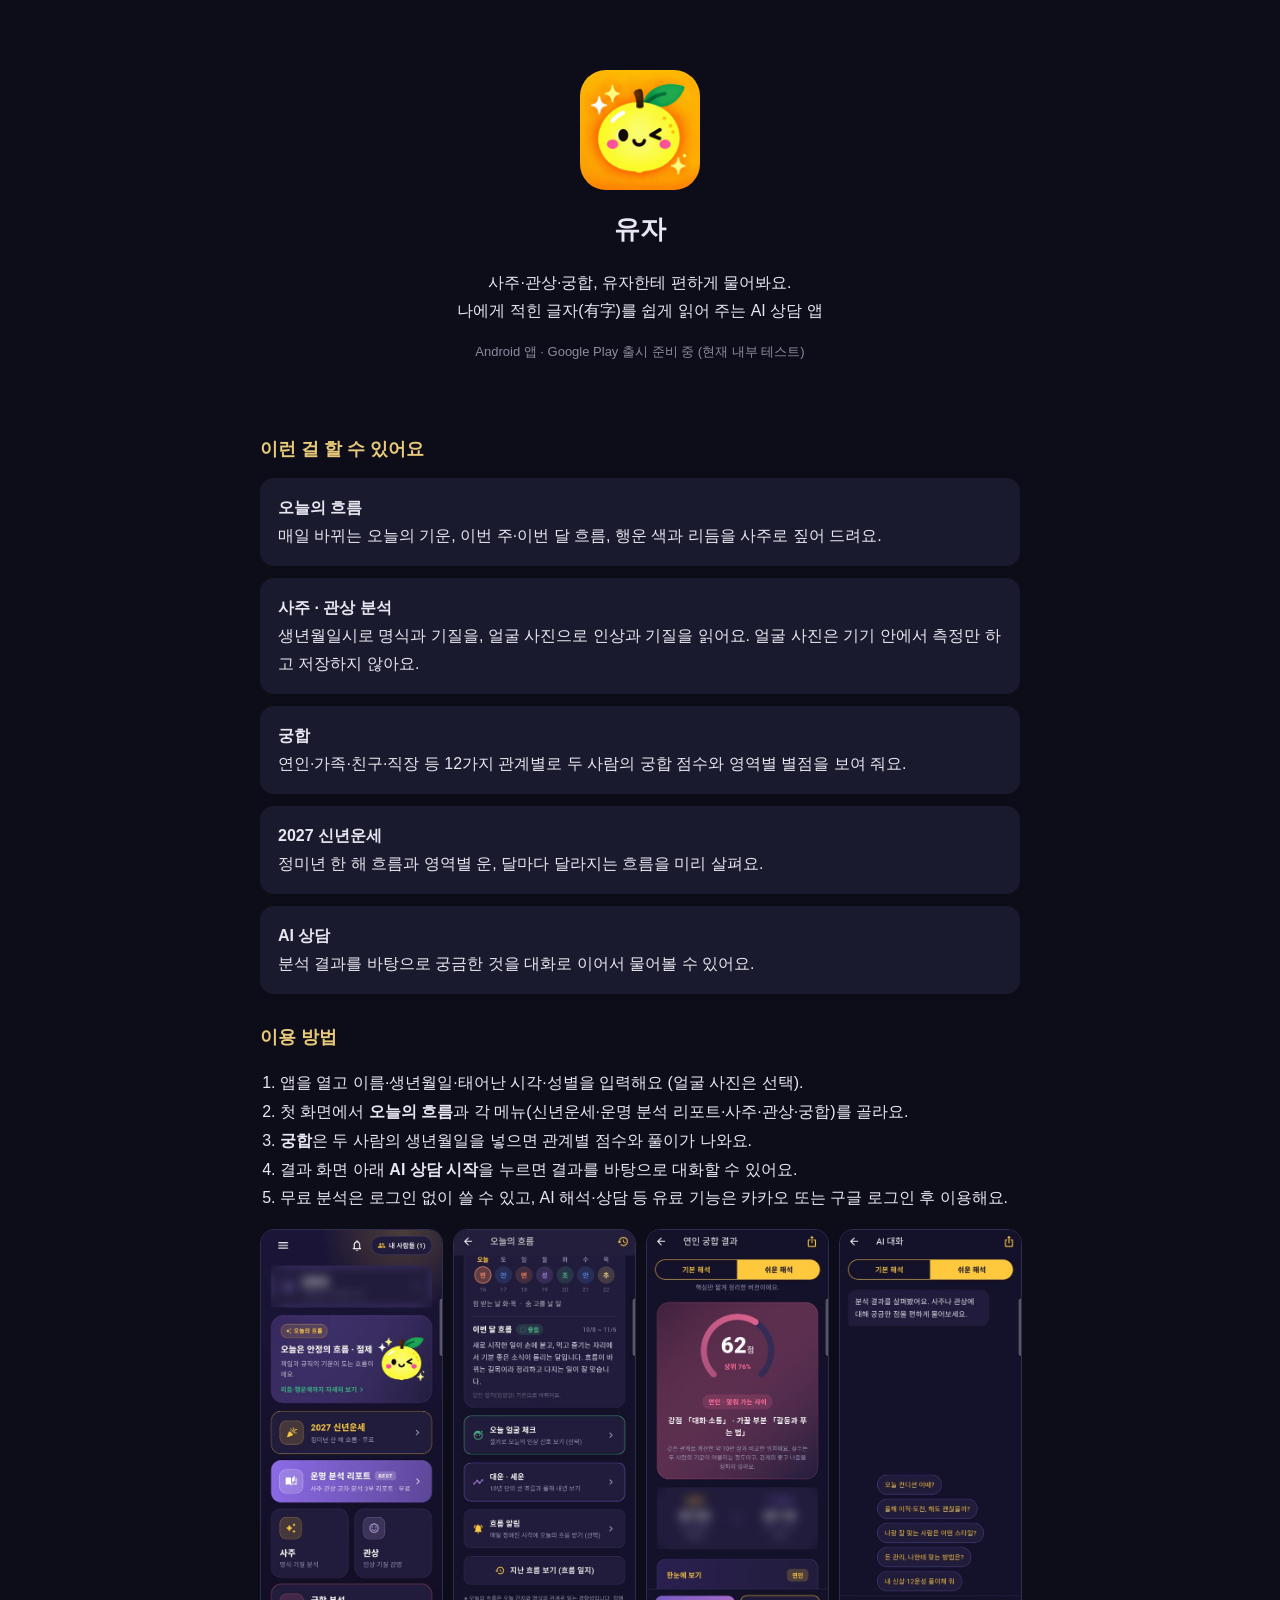
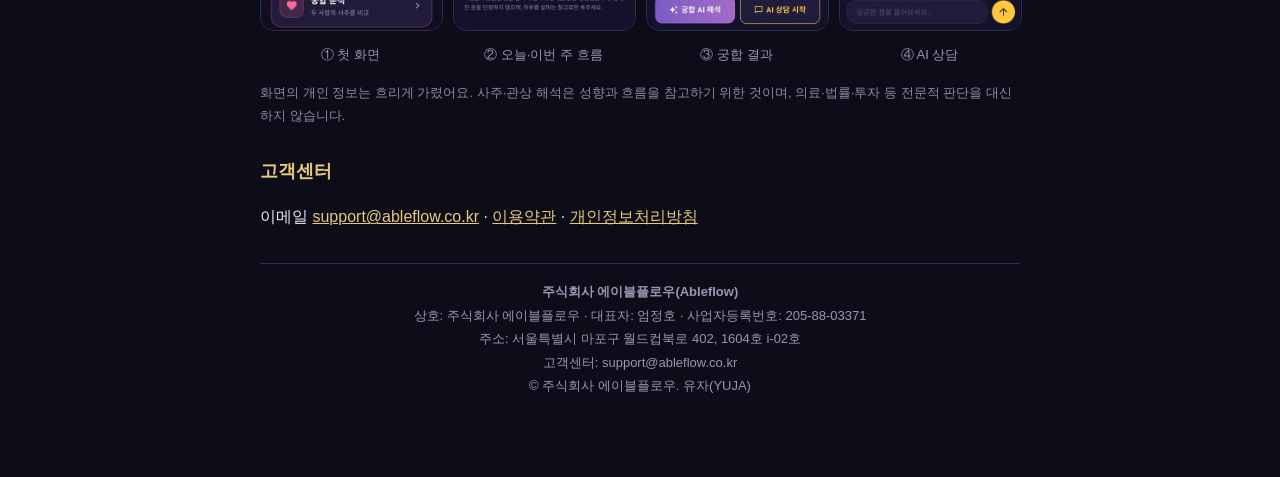
<file: index.html>
<!DOCTYPE html><html lang="ko"><head><meta charset="utf-8"><meta name="viewport" content="width=device-width,initial-scale=1">
<title>유자 — AI 사주·관상·궁합 상담</title>
<meta name="description" content="사주와 관상으로 나를 읽고, 궁합과 오늘의 흐름을 확인하고, AI 상담으로 이어 가는 앱 「유자」">
<link rel="stylesheet" href="style.css"></head><body><div class="wrap">
<div class="hero"><img src="icon.png" alt="유자 아이콘"><h1>유자</h1>
<p>사주·관상·궁합, 유자한테 편하게 물어봐요.<br>나에게 적힌 글자(有字)를 쉽게 읽어 주는 AI 상담 앱</p>
<p class="muted">Android 앱 · Google Play 출시 준비 중 (현재 내부 테스트)</p></div>

<h2>이런 걸 할 수 있어요</h2>
<div class="card"><b>오늘의 흐름</b><br>매일 바뀌는 오늘의 기운, 이번 주·이번 달 흐름, 행운 색과 리듬을 사주로 짚어 드려요.</div>
<div class="card"><b>사주 · 관상 분석</b><br>생년월일시로 명식과 기질을, 얼굴 사진으로 인상과 기질을 읽어요. 얼굴 사진은 기기 안에서 측정만 하고 저장하지 않아요.</div>
<div class="card"><b>궁합</b><br>연인·가족·친구·직장 등 12가지 관계별로 두 사람의 궁합 점수와 영역별 별점을 보여 줘요.</div>
<div class="card"><b>2027 신년운세</b><br>정미년 한 해 흐름과 영역별 운, 달마다 달라지는 흐름을 미리 살펴요.</div>
<div class="card"><b>AI 상담</b><br>분석 결과를 바탕으로 궁금한 것을 대화로 이어서 물어볼 수 있어요.</div>

<h2>이용 방법</h2>
<ol class="flow">
<li>앱을 열고 이름·생년월일·태어난 시각·성별을 입력해요 (얼굴 사진은 선택).</li>
<li>첫 화면에서 <b>오늘의 흐름</b>과 각 메뉴(신년운세·운명 분석 리포트·사주·관상·궁합)를 골라요.</li>
<li><b>궁합</b>은 두 사람의 생년월일을 넣으면 관계별 점수와 풀이가 나와요.</li>
<li>결과 화면 아래 <b>AI 상담 시작</b>을 누르면 결과를 바탕으로 대화할 수 있어요.</li>
<li>무료 분석은 로그인 없이 쓸 수 있고, AI 해석·상담 등 유료 기능은 카카오 또는 구글 로그인 후 이용해요.</li>
</ol>
<div class="shots">
<figure><img src="img/s1_home.jpg?v=2" alt="첫 화면"><figcaption>① 첫 화면</figcaption></figure>
<figure><img src="img/s2_today.jpg?v=2" alt="오늘의 흐름"><figcaption>② 오늘·이번 주 흐름</figcaption></figure>
<figure><img src="img/s3_gunghap.jpg?v=2" alt="궁합 결과"><figcaption>③ 궁합 결과</figcaption></figure>
<figure><img src="img/s4_chat.jpg?v=2" alt="AI 상담"><figcaption>④ AI 상담</figcaption></figure>
</div>
<p class="muted">화면의 개인 정보는 흐리게 가렸어요. 사주·관상 해석은 성향과 흐름을 참고하기 위한 것이며, 의료·법률·투자 등 전문적 판단을 대신하지 않습니다.</p>

<h2>고객센터</h2>
<p>이메일 <a href="mailto:support@ableflow.co.kr">support@ableflow.co.kr</a> · <a href="terms.html">이용약관</a> · <a href="privacy.html">개인정보처리방침</a></p>

<footer class="biz">
<b>주식회사 에이블플로우(Ableflow)</b><br>
상호: 주식회사 에이블플로우 · 대표자: 엄정호 · 사업자등록번호: 205-88-03371<br>
주소: 서울특별시 마포구 월드컵북로 402, 1604호 i-02호<br>
고객센터: support@ableflow.co.kr<br>
© 주식회사 에이블플로우. 유자(YUJA)
</footer></div></body></html>
</file>
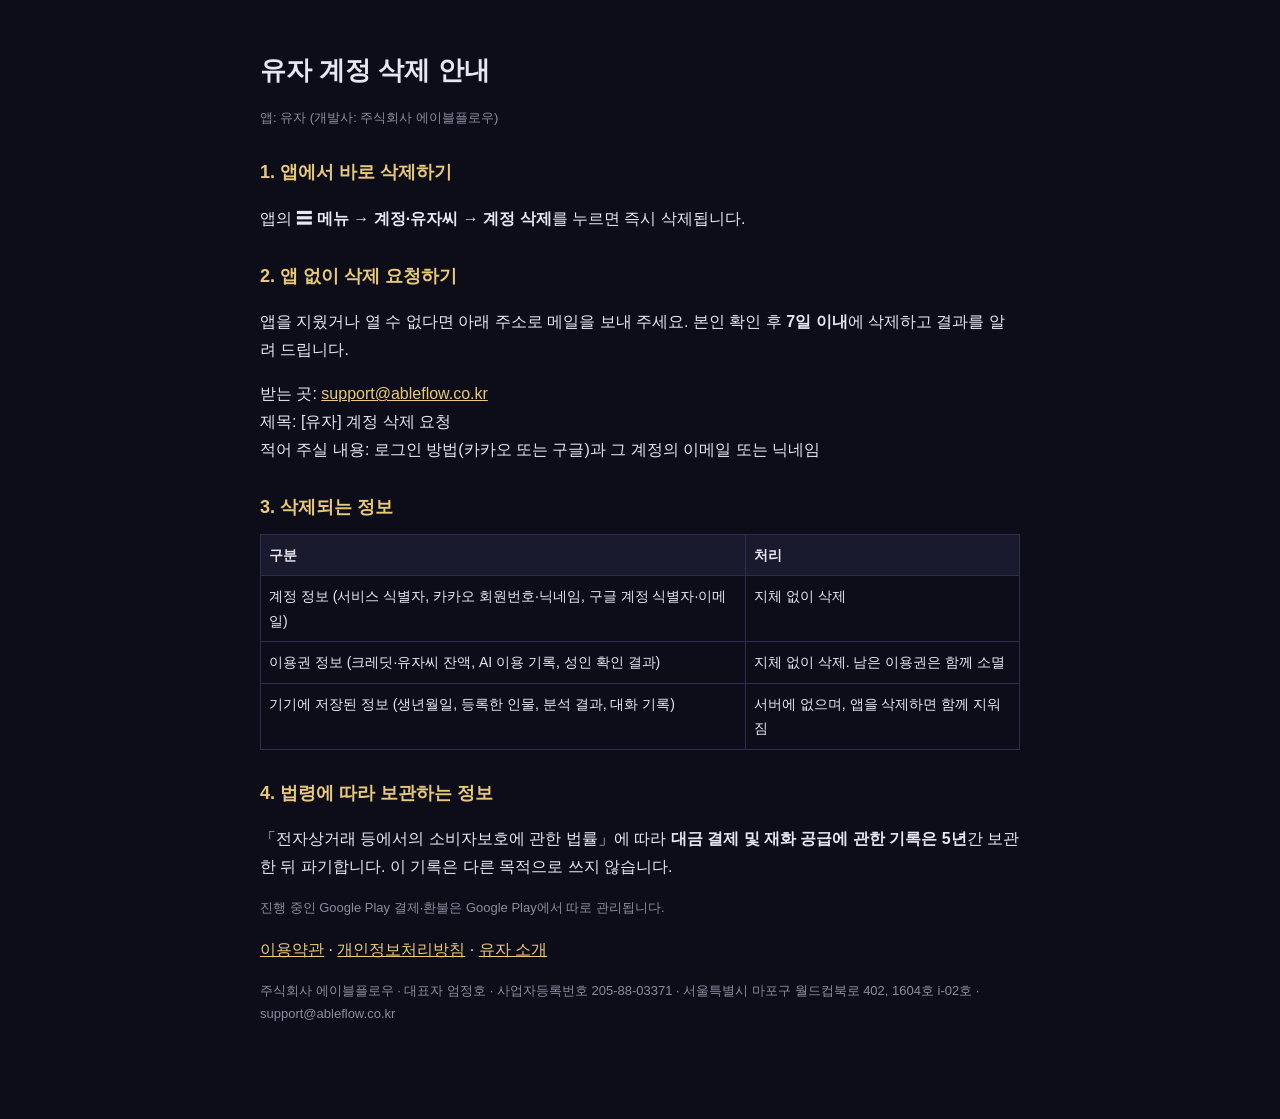
<file: delete-account.html>
<!DOCTYPE html><html lang="ko"><head><meta charset="utf-8"><meta name="viewport" content="width=device-width,initial-scale=1">
<title>유자 계정 삭제 안내</title><link rel="stylesheet" href="style.css"></head><body><div class="wrap">
<h1>유자 계정 삭제 안내</h1>
<p class="muted">앱: 유자 (개발사: 주식회사 에이블플로우)</p>

<h2>1. 앱에서 바로 삭제하기</h2>
<p>앱의 <b>☰ 메뉴 → 계정·유자씨 → 계정 삭제</b>를 누르면 즉시 삭제됩니다.</p>

<h2>2. 앱 없이 삭제 요청하기</h2>
<p>앱을 지웠거나 열 수 없다면 아래 주소로 메일을 보내 주세요. 본인 확인 후 <b>7일 이내</b>에 삭제하고 결과를 알려 드립니다.</p>
<p>받는 곳: <a href="mailto:support@ableflow.co.kr?subject=%5B%EC%9C%A0%EC%9E%90%5D%20%EA%B3%84%EC%A0%95%20%EC%82%AD%EC%A0%9C%20%EC%9A%94%EC%B2%AD">support@ableflow.co.kr</a><br>
제목: [유자] 계정 삭제 요청<br>
적어 주실 내용: 로그인 방법(카카오 또는 구글)과 그 계정의 이메일 또는 닉네임</p>

<h2>3. 삭제되는 정보</h2>
<table>
<tr><th>구분</th><th>처리</th></tr>
<tr><td>계정 정보 (서비스 식별자, 카카오 회원번호·닉네임, 구글 계정 식별자·이메일)</td><td>지체 없이 삭제</td></tr>
<tr><td>이용권 정보 (크레딧·유자씨 잔액, AI 이용 기록, 성인 확인 결과)</td><td>지체 없이 삭제. 남은 이용권은 함께 소멸</td></tr>
<tr><td>기기에 저장된 정보 (생년월일, 등록한 인물, 분석 결과, 대화 기록)</td><td>서버에 없으며, 앱을 삭제하면 함께 지워짐</td></tr>
</table>

<h2>4. 법령에 따라 보관하는 정보</h2>
<p>「전자상거래 등에서의 소비자보호에 관한 법률」에 따라 <b>대금 결제 및 재화 공급에 관한 기록은 5년</b>간 보관한 뒤 파기합니다. 이 기록은 다른 목적으로 쓰지 않습니다.</p>
<p class="muted">진행 중인 Google Play 결제·환불은 Google Play에서 따로 관리됩니다.</p>

<p><a href="terms.html">이용약관</a> · <a href="privacy.html">개인정보처리방침</a> · <a href="index.html">유자 소개</a></p>
<p class="muted">주식회사 에이블플로우 · 대표자 엄정호 · 사업자등록번호 205-88-03371 · 서울특별시 마포구 월드컵북로 402, 1604호 i-02호 · support@ableflow.co.kr</p>
</div></body></html>
</file>
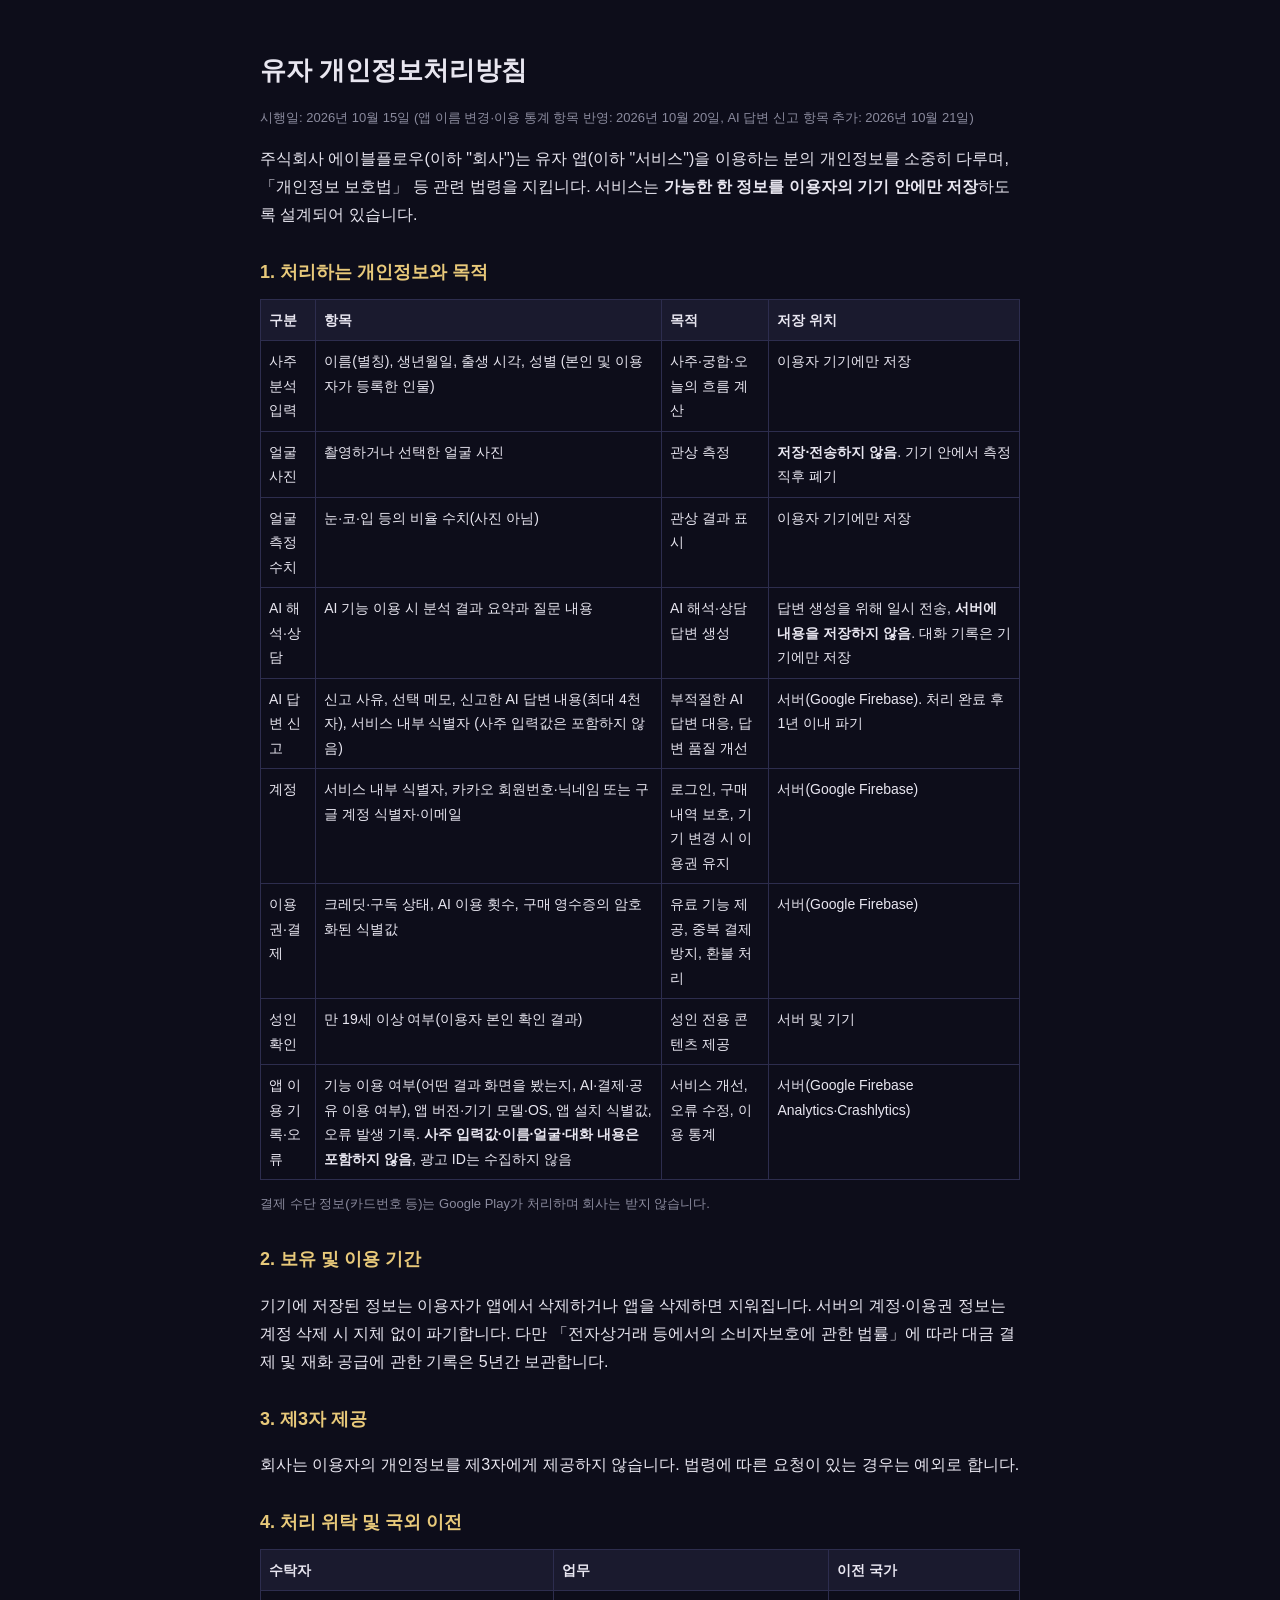
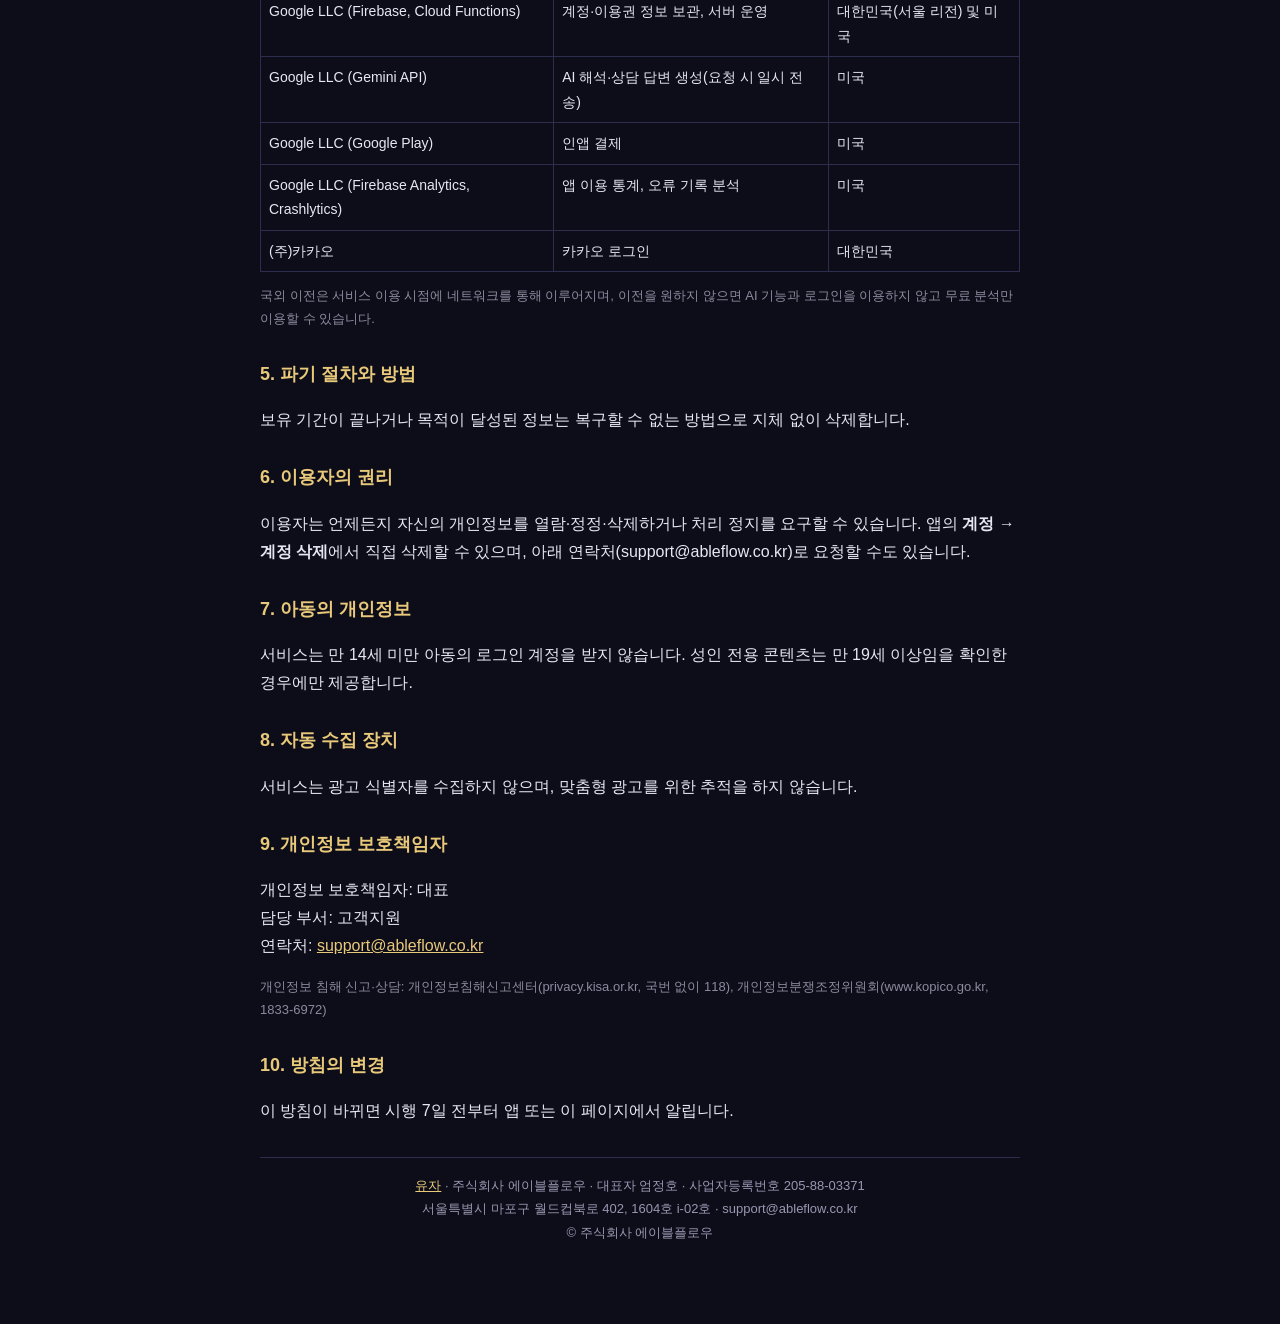
<file: privacy.html>
<!DOCTYPE html><html lang="ko"><head><meta charset="utf-8"><meta name="viewport" content="width=device-width,initial-scale=1">
<title>유자 개인정보처리방침</title><link rel="stylesheet" href="style.css"></head><body><div class="wrap">
<h1>유자 개인정보처리방침</h1>
<p class="muted">시행일: 2026년 10월 15일 (앱 이름 변경·이용 통계 항목 반영: 2026년 10월 20일, AI 답변 신고 항목 추가: 2026년 10월 21일)</p>
<p>주식회사 에이블플로우(이하 "회사")는 유자 앱(이하 "서비스")을 이용하는 분의 개인정보를 소중히 다루며, 「개인정보 보호법」 등 관련 법령을 지킵니다. 서비스는 <b>가능한 한 정보를 이용자의 기기 안에만 저장</b>하도록 설계되어 있습니다.</p>

<h2>1. 처리하는 개인정보와 목적</h2>
<table>
<tr><th>구분</th><th>항목</th><th>목적</th><th>저장 위치</th></tr>
<tr><td>사주 분석 입력</td><td>이름(별칭), 생년월일, 출생 시각, 성별 (본인 및 이용자가 등록한 인물)</td><td>사주·궁합·오늘의 흐름 계산</td><td>이용자 기기에만 저장</td></tr>
<tr><td>얼굴 사진</td><td>촬영하거나 선택한 얼굴 사진</td><td>관상 측정</td><td><b>저장·전송하지 않음</b>. 기기 안에서 측정 직후 폐기</td></tr>
<tr><td>얼굴 측정 수치</td><td>눈·코·입 등의 비율 수치(사진 아님)</td><td>관상 결과 표시</td><td>이용자 기기에만 저장</td></tr>
<tr><td>AI 해석·상담</td><td>AI 기능 이용 시 분석 결과 요약과 질문 내용</td><td>AI 해석·상담 답변 생성</td><td>답변 생성을 위해 일시 전송, <b>서버에 내용을 저장하지 않음</b>. 대화 기록은 기기에만 저장</td></tr>
<tr><td>AI 답변 신고</td><td>신고 사유, 선택 메모, 신고한 AI 답변 내용(최대 4천 자), 서비스 내부 식별자 (사주 입력값은 포함하지 않음)</td><td>부적절한 AI 답변 대응, 답변 품질 개선</td><td>서버(Google Firebase). 처리 완료 후 1년 이내 파기</td></tr>
<tr><td>계정</td><td>서비스 내부 식별자, 카카오 회원번호·닉네임 또는 구글 계정 식별자·이메일</td><td>로그인, 구매 내역 보호, 기기 변경 시 이용권 유지</td><td>서버(Google Firebase)</td></tr>
<tr><td>이용권·결제</td><td>크레딧·구독 상태, AI 이용 횟수, 구매 영수증의 암호화된 식별값</td><td>유료 기능 제공, 중복 결제 방지, 환불 처리</td><td>서버(Google Firebase)</td></tr>
<tr><td>성인 확인</td><td>만 19세 이상 여부(이용자 본인 확인 결과)</td><td>성인 전용 콘텐츠 제공</td><td>서버 및 기기</td></tr>
<tr><td>앱 이용 기록·오류</td><td>기능 이용 여부(어떤 결과 화면을 봤는지, AI·결제·공유 이용 여부), 앱 버전·기기 모델·OS, 앱 설치 식별값, 오류 발생 기록. <b>사주 입력값·이름·얼굴·대화 내용은 포함하지 않음</b>, 광고 ID는 수집하지 않음</td><td>서비스 개선, 오류 수정, 이용 통계</td><td>서버(Google Firebase Analytics·Crashlytics)</td></tr>
</table>
<p class="muted">결제 수단 정보(카드번호 등)는 Google Play가 처리하며 회사는 받지 않습니다.</p>

<h2>2. 보유 및 이용 기간</h2>
<p>기기에 저장된 정보는 이용자가 앱에서 삭제하거나 앱을 삭제하면 지워집니다. 서버의 계정·이용권 정보는 계정 삭제 시 지체 없이 파기합니다. 다만 「전자상거래 등에서의 소비자보호에 관한 법률」에 따라 대금 결제 및 재화 공급에 관한 기록은 5년간 보관합니다.</p>

<h2>3. 제3자 제공</h2>
<p>회사는 이용자의 개인정보를 제3자에게 제공하지 않습니다. 법령에 따른 요청이 있는 경우는 예외로 합니다.</p>

<h2>4. 처리 위탁 및 국외 이전</h2>
<table>
<tr><th>수탁자</th><th>업무</th><th>이전 국가</th></tr>
<tr><td>Google LLC (Firebase, Cloud Functions)</td><td>계정·이용권 정보 보관, 서버 운영</td><td>대한민국(서울 리전) 및 미국</td></tr>
<tr><td>Google LLC (Gemini API)</td><td>AI 해석·상담 답변 생성(요청 시 일시 전송)</td><td>미국</td></tr>
<tr><td>Google LLC (Google Play)</td><td>인앱 결제</td><td>미국</td></tr>
<tr><td>Google LLC (Firebase Analytics, Crashlytics)</td><td>앱 이용 통계, 오류 기록 분석</td><td>미국</td></tr>
<tr><td>(주)카카오</td><td>카카오 로그인</td><td>대한민국</td></tr>
</table>
<p class="muted">국외 이전은 서비스 이용 시점에 네트워크를 통해 이루어지며, 이전을 원하지 않으면 AI 기능과 로그인을 이용하지 않고 무료 분석만 이용할 수 있습니다.</p>

<h2>5. 파기 절차와 방법</h2>
<p>보유 기간이 끝나거나 목적이 달성된 정보는 복구할 수 없는 방법으로 지체 없이 삭제합니다.</p>

<h2>6. 이용자의 권리</h2>
<p>이용자는 언제든지 자신의 개인정보를 열람·정정·삭제하거나 처리 정지를 요구할 수 있습니다. 앱의 <b>계정 → 계정 삭제</b>에서 직접 삭제할 수 있으며, 아래 연락처(support@ableflow.co.kr)로 요청할 수도 있습니다.</p>

<h2>7. 아동의 개인정보</h2>
<p>서비스는 만 14세 미만 아동의 로그인 계정을 받지 않습니다. 성인 전용 콘텐츠는 만 19세 이상임을 확인한 경우에만 제공합니다.</p>

<h2>8. 자동 수집 장치</h2>
<p>서비스는 광고 식별자를 수집하지 않으며, 맞춤형 광고를 위한 추적을 하지 않습니다.</p>

<h2>9. 개인정보 보호책임자</h2>
<p>개인정보 보호책임자: 대표<br>담당 부서: 고객지원<br>연락처: <a href="mailto:support@ableflow.co.kr">support@ableflow.co.kr</a></p>
<p class="muted">개인정보 침해 신고·상담: 개인정보침해신고센터(privacy.kisa.or.kr, 국번 없이 118), 개인정보분쟁조정위원회(www.kopico.go.kr, 1833-6972)</p>

<h2>10. 방침의 변경</h2>
<p>이 방침이 바뀌면 시행 7일 전부터 앱 또는 이 페이지에서 알립니다.</p>
<footer class="biz"><a href="index.html">유자</a> · 주식회사 에이블플로우 · 대표자 엄정호 · 사업자등록번호 205-88-03371<br>서울특별시 마포구 월드컵북로 402, 1604호 i-02호 · support@ableflow.co.kr<br>© 주식회사 에이블플로우</footer>
</div></body></html>
</file>
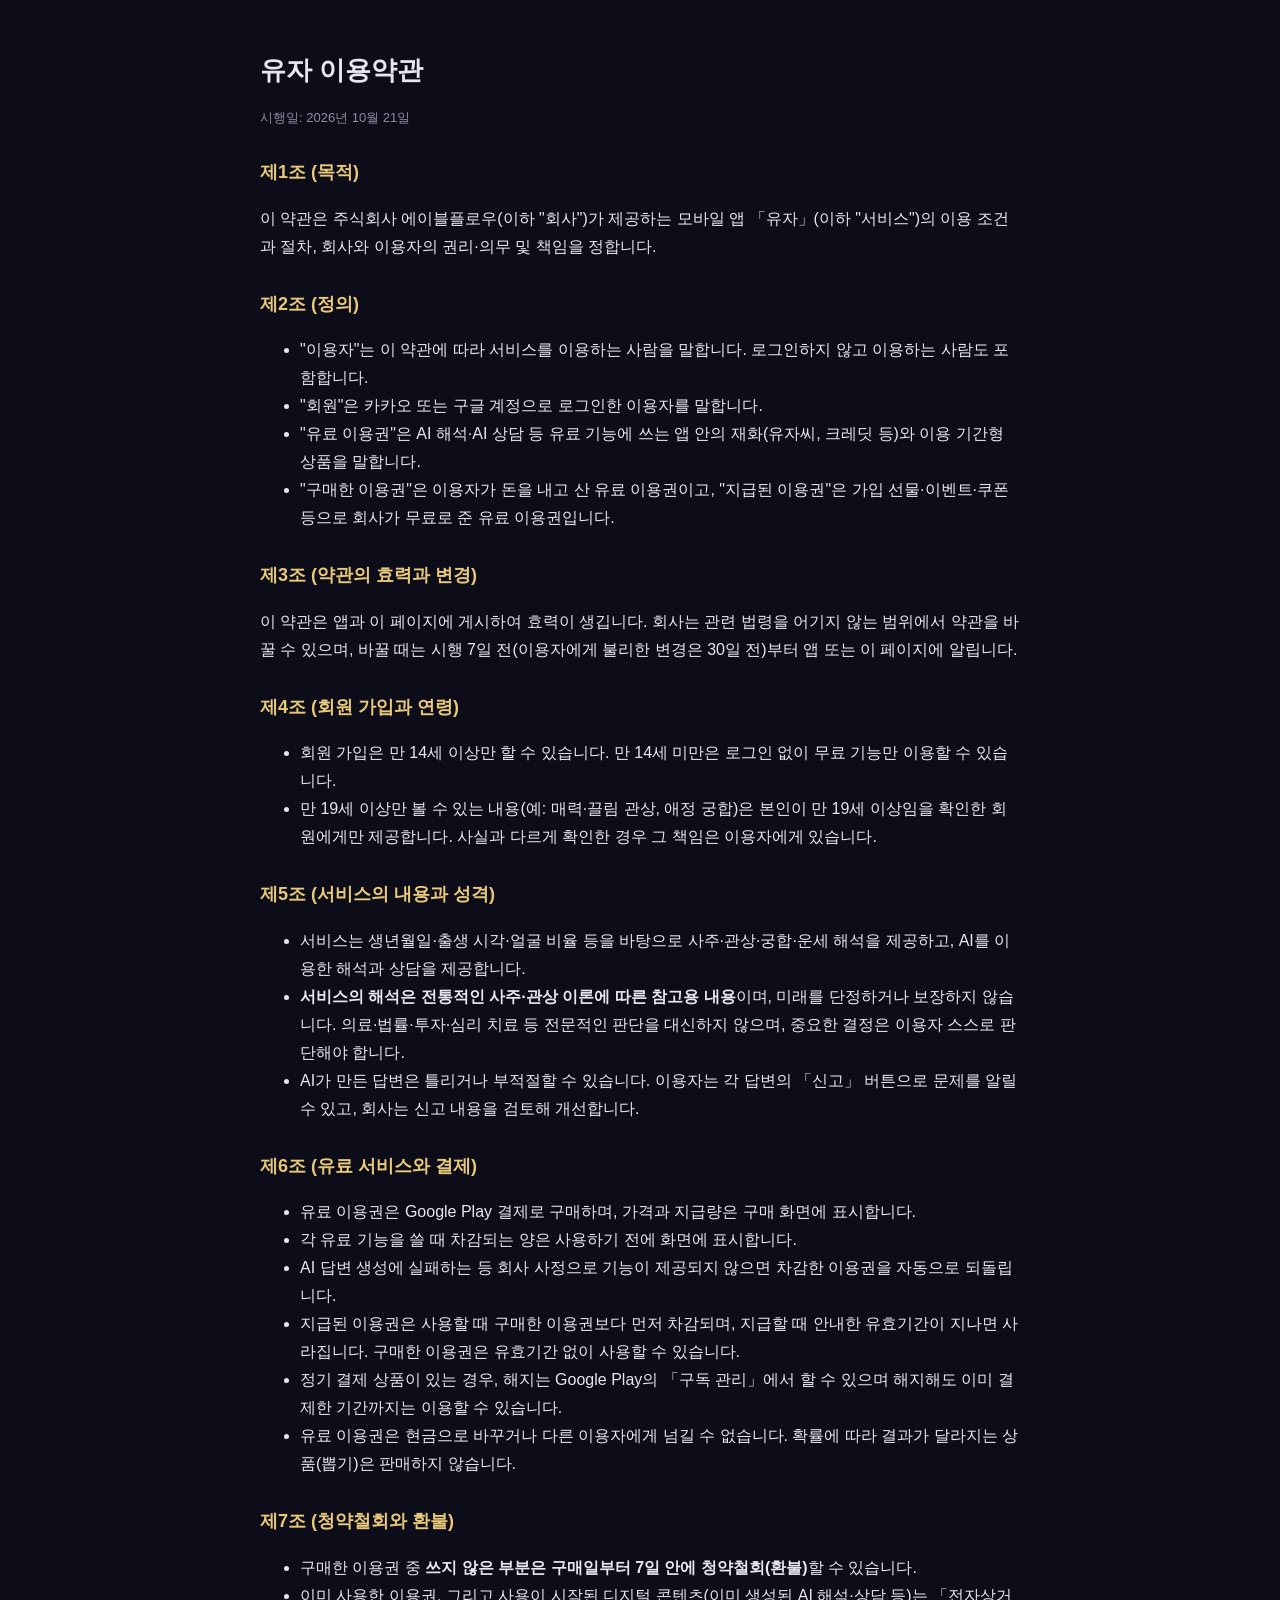
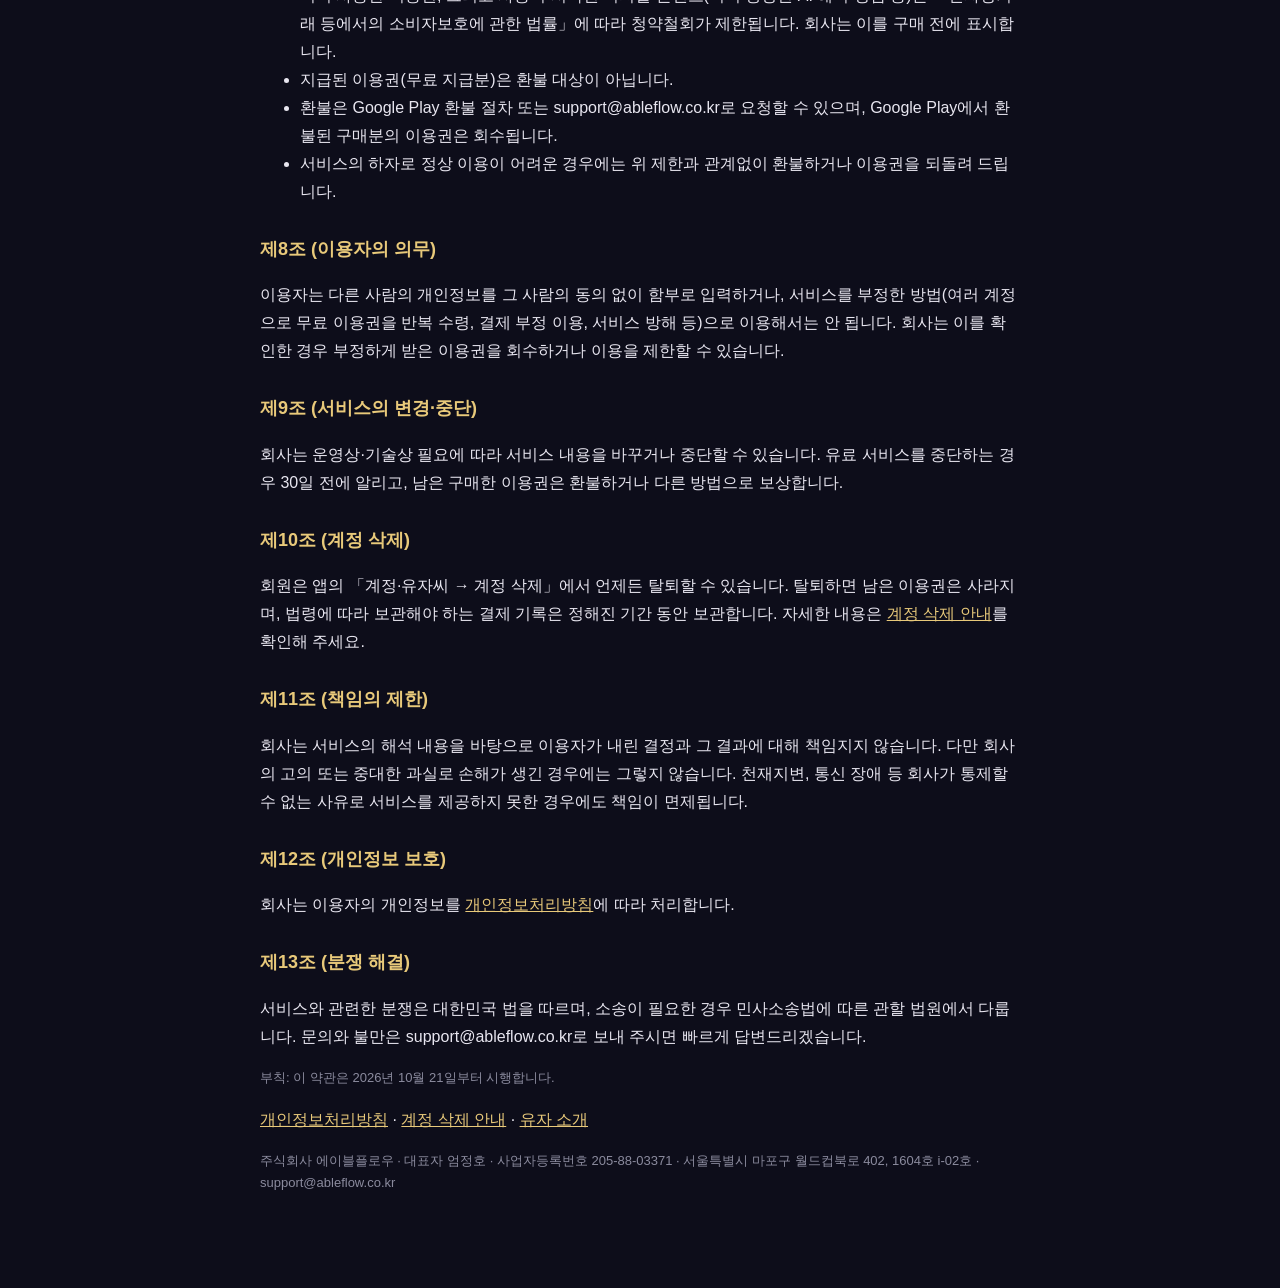
<file: terms.html>
<!DOCTYPE html><html lang="ko"><head><meta charset="utf-8"><meta name="viewport" content="width=device-width,initial-scale=1">
<title>유자 이용약관</title><link rel="stylesheet" href="style.css"></head><body><div class="wrap">
<h1>유자 이용약관</h1>
<p class="muted">시행일: 2026년 10월 21일</p>

<h2>제1조 (목적)</h2>
<p>이 약관은 주식회사 에이블플로우(이하 "회사")가 제공하는 모바일 앱 「유자」(이하 "서비스")의 이용 조건과 절차, 회사와 이용자의 권리·의무 및 책임을 정합니다.</p>

<h2>제2조 (정의)</h2>
<ul>
<li>"이용자"는 이 약관에 따라 서비스를 이용하는 사람을 말합니다. 로그인하지 않고 이용하는 사람도 포함합니다.</li>
<li>"회원"은 카카오 또는 구글 계정으로 로그인한 이용자를 말합니다.</li>
<li>"유료 이용권"은 AI 해석·AI 상담 등 유료 기능에 쓰는 앱 안의 재화(유자씨, 크레딧 등)와 이용 기간형 상품을 말합니다.</li>
<li>"구매한 이용권"은 이용자가 돈을 내고 산 유료 이용권이고, "지급된 이용권"은 가입 선물·이벤트·쿠폰 등으로 회사가 무료로 준 유료 이용권입니다.</li>
</ul>

<h2>제3조 (약관의 효력과 변경)</h2>
<p>이 약관은 앱과 이 페이지에 게시하여 효력이 생깁니다. 회사는 관련 법령을 어기지 않는 범위에서 약관을 바꿀 수 있으며, 바꿀 때는 시행 7일 전(이용자에게 불리한 변경은 30일 전)부터 앱 또는 이 페이지에 알립니다.</p>

<h2>제4조 (회원 가입과 연령)</h2>
<ul>
<li>회원 가입은 만 14세 이상만 할 수 있습니다. 만 14세 미만은 로그인 없이 무료 기능만 이용할 수 있습니다.</li>
<li>만 19세 이상만 볼 수 있는 내용(예: 매력·끌림 관상, 애정 궁합)은 본인이 만 19세 이상임을 확인한 회원에게만 제공합니다. 사실과 다르게 확인한 경우 그 책임은 이용자에게 있습니다.</li>
</ul>

<h2>제5조 (서비스의 내용과 성격)</h2>
<ul>
<li>서비스는 생년월일·출생 시각·얼굴 비율 등을 바탕으로 사주·관상·궁합·운세 해석을 제공하고, AI를 이용한 해석과 상담을 제공합니다.</li>
<li><b>서비스의 해석은 전통적인 사주·관상 이론에 따른 참고용 내용</b>이며, 미래를 단정하거나 보장하지 않습니다. 의료·법률·투자·심리 치료 등 전문적인 판단을 대신하지 않으며, 중요한 결정은 이용자 스스로 판단해야 합니다.</li>
<li>AI가 만든 답변은 틀리거나 부적절할 수 있습니다. 이용자는 각 답변의 「신고」 버튼으로 문제를 알릴 수 있고, 회사는 신고 내용을 검토해 개선합니다.</li>
</ul>

<h2>제6조 (유료 서비스와 결제)</h2>
<ul>
<li>유료 이용권은 Google Play 결제로 구매하며, 가격과 지급량은 구매 화면에 표시합니다.</li>
<li>각 유료 기능을 쓸 때 차감되는 양은 사용하기 전에 화면에 표시합니다.</li>
<li>AI 답변 생성에 실패하는 등 회사 사정으로 기능이 제공되지 않으면 차감한 이용권을 자동으로 되돌립니다.</li>
<li>지급된 이용권은 사용할 때 구매한 이용권보다 먼저 차감되며, 지급할 때 안내한 유효기간이 지나면 사라집니다. 구매한 이용권은 유효기간 없이 사용할 수 있습니다.</li>
<li>정기 결제 상품이 있는 경우, 해지는 Google Play의 「구독 관리」에서 할 수 있으며 해지해도 이미 결제한 기간까지는 이용할 수 있습니다.</li>
<li>유료 이용권은 현금으로 바꾸거나 다른 이용자에게 넘길 수 없습니다. 확률에 따라 결과가 달라지는 상품(뽑기)은 판매하지 않습니다.</li>
</ul>

<h2>제7조 (청약철회와 환불)</h2>
<ul>
<li>구매한 이용권 중 <b>쓰지 않은 부분은 구매일부터 7일 안에 청약철회(환불)</b>할 수 있습니다.</li>
<li>이미 사용한 이용권, 그리고 사용이 시작된 디지털 콘텐츠(이미 생성된 AI 해석·상담 등)는 「전자상거래 등에서의 소비자보호에 관한 법률」에 따라 청약철회가 제한됩니다. 회사는 이를 구매 전에 표시합니다.</li>
<li>지급된 이용권(무료 지급분)은 환불 대상이 아닙니다.</li>
<li>환불은 Google Play 환불 절차 또는 support@ableflow.co.kr로 요청할 수 있으며, Google Play에서 환불된 구매분의 이용권은 회수됩니다.</li>
<li>서비스의 하자로 정상 이용이 어려운 경우에는 위 제한과 관계없이 환불하거나 이용권을 되돌려 드립니다.</li>
</ul>

<h2>제8조 (이용자의 의무)</h2>
<p>이용자는 다른 사람의 개인정보를 그 사람의 동의 없이 함부로 입력하거나, 서비스를 부정한 방법(여러 계정으로 무료 이용권을 반복 수령, 결제 부정 이용, 서비스 방해 등)으로 이용해서는 안 됩니다. 회사는 이를 확인한 경우 부정하게 받은 이용권을 회수하거나 이용을 제한할 수 있습니다.</p>

<h2>제9조 (서비스의 변경·중단)</h2>
<p>회사는 운영상·기술상 필요에 따라 서비스 내용을 바꾸거나 중단할 수 있습니다. 유료 서비스를 중단하는 경우 30일 전에 알리고, 남은 구매한 이용권은 환불하거나 다른 방법으로 보상합니다.</p>

<h2>제10조 (계정 삭제)</h2>
<p>회원은 앱의 「계정·유자씨 → 계정 삭제」에서 언제든 탈퇴할 수 있습니다. 탈퇴하면 남은 이용권은 사라지며, 법령에 따라 보관해야 하는 결제 기록은 정해진 기간 동안 보관합니다. 자세한 내용은 <a href="delete-account.html">계정 삭제 안내</a>를 확인해 주세요.</p>

<h2>제11조 (책임의 제한)</h2>
<p>회사는 서비스의 해석 내용을 바탕으로 이용자가 내린 결정과 그 결과에 대해 책임지지 않습니다. 다만 회사의 고의 또는 중대한 과실로 손해가 생긴 경우에는 그렇지 않습니다. 천재지변, 통신 장애 등 회사가 통제할 수 없는 사유로 서비스를 제공하지 못한 경우에도 책임이 면제됩니다.</p>

<h2>제12조 (개인정보 보호)</h2>
<p>회사는 이용자의 개인정보를 <a href="privacy.html">개인정보처리방침</a>에 따라 처리합니다.</p>

<h2>제13조 (분쟁 해결)</h2>
<p>서비스와 관련한 분쟁은 대한민국 법을 따르며, 소송이 필요한 경우 민사소송법에 따른 관할 법원에서 다룹니다. 문의와 불만은 support@ableflow.co.kr로 보내 주시면 빠르게 답변드리겠습니다.</p>

<p class="muted">부칙: 이 약관은 2026년 10월 21일부터 시행합니다.</p>
<p><a href="privacy.html">개인정보처리방침</a> · <a href="delete-account.html">계정 삭제 안내</a> · <a href="index.html">유자 소개</a></p>
<p class="muted">주식회사 에이블플로우 · 대표자 엄정호 · 사업자등록번호 205-88-03371 · 서울특별시 마포구 월드컵북로 402, 1604호 i-02호 · support@ableflow.co.kr</p>
</div></body></html>
</file>
<file: style.css>
body{margin:0;background:#0D0D1A;color:#e8e6f0;font-family:-apple-system,'Apple SD Gothic Neo','Noto Sans KR',sans-serif;line-height:1.75}
.wrap{max-width:760px;margin:0 auto;padding:40px 22px 80px}
a{color:#E8C97A}h1{font-size:26px;margin:8px 0}h2{font-size:18px;color:#E8C97A;margin-top:34px}
.hero{text-align:center;padding:30px 0}.hero img{width:120px;border-radius:26px}
.card{background:#1A1A2E;border-radius:14px;padding:16px 18px;margin:12px 0}
table{width:100%;border-collapse:collapse;font-size:14px}td,th{border:1px solid #2D2D4E;padding:8px;vertical-align:top;text-align:left}
th{background:#1A1A2E}.muted{color:#8B8B9E;font-size:13px}footer{margin-top:50px;color:#8B8B9E;font-size:13px;text-align:center}
h2{font-size:18px;margin:28px 0 10px}
.flow{padding-left:20px;line-height:1.8}
.shots{display:grid;grid-template-columns:repeat(2,1fr);gap:12px;margin:16px 0}
.shots figure{margin:0;text-align:center}
.shots img{width:100%;border-radius:14px;border:1px solid #2D2D4E}
.shots figcaption{font-size:13px;color:#9a96b0;margin-top:4px}
@media(min-width:720px){.shots{grid-template-columns:repeat(4,1fr)}}
.biz{font-size:13px;line-height:1.8;color:#9a96b0;border-top:1px solid #2D2D4E;margin-top:32px;padding-top:16px}
</file>
